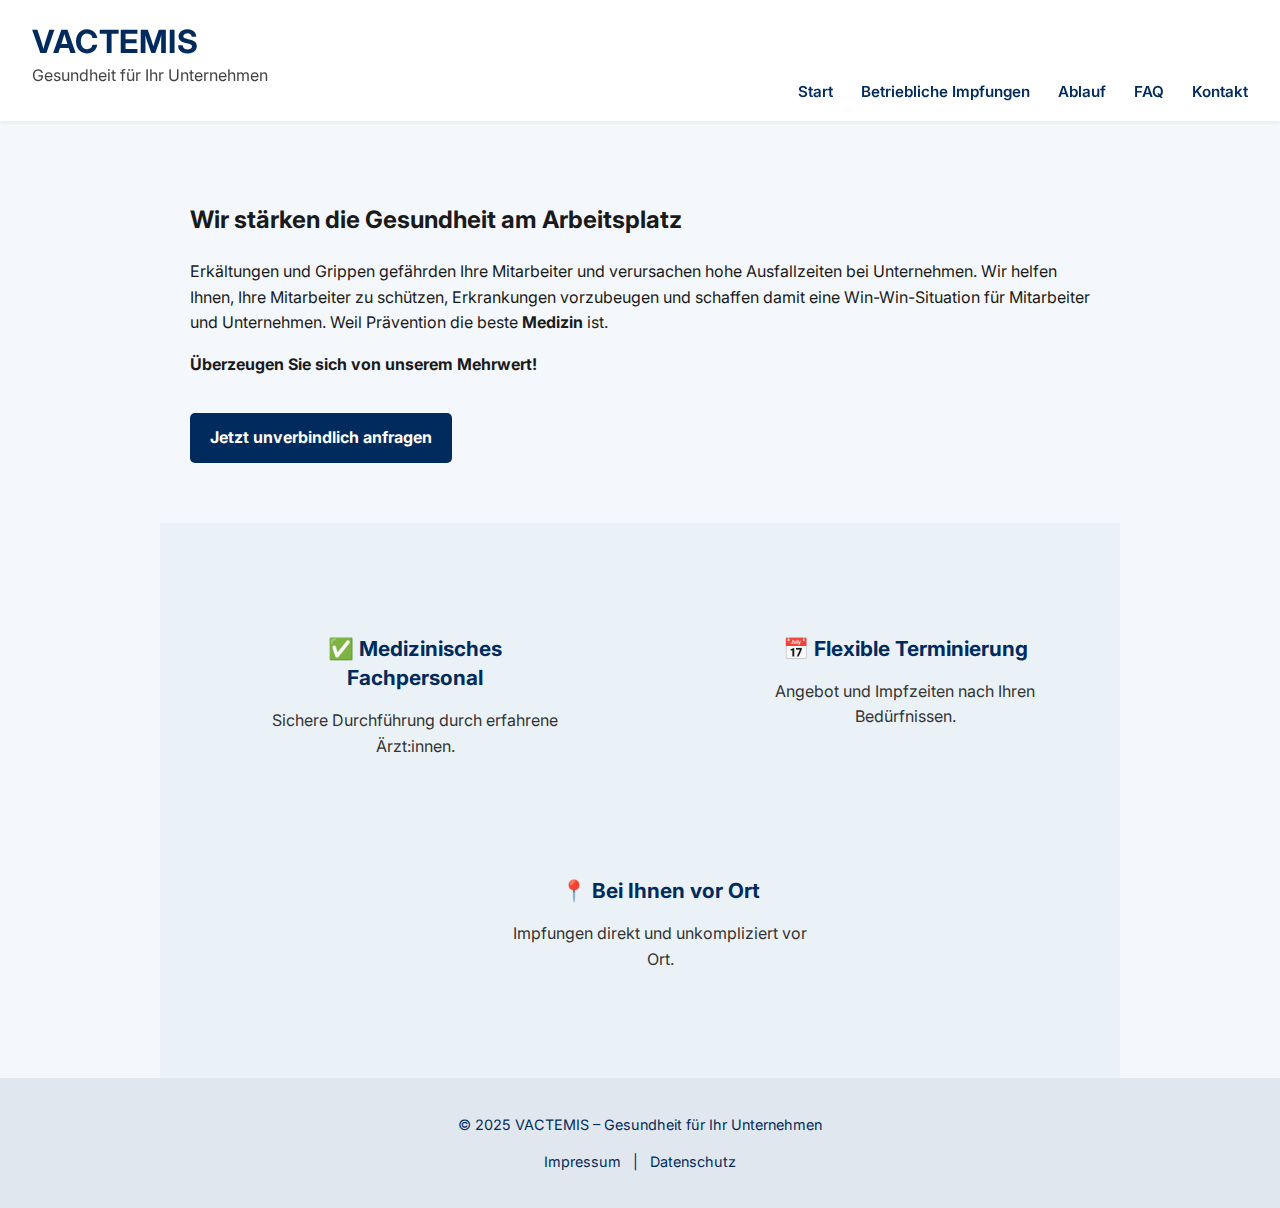
<file: index.html>
<!DOCTYPE html>
<html lang="de">
<head>
    <meta charset="UTF-8" />
    <meta name="viewport" content="width=device-width, initial-scale=1.0" />
    <title>VACTEMIS – Startseite</title>
    <link rel="stylesheet" href="style.css" />
    <link href="https://fonts.googleapis.com/css2?family=Inter:wght@400;600;700&display=swap" rel="stylesheet" />
</head>
<body>
<header>
    <div class="logo-container">
        <h1>VACTEMIS</h1>
        <p class="subtitle">Gesundheit für Ihr Unternehmen</p>
    </div>
    <nav>
        <a href="index.html">Start</a>
        <a href="impfungen.html">Betriebliche Impfungen</a>
        <a href="ablauf.html">Ablauf</a>
        <a href="faq.html">FAQ</a>
        <a href="kontakt.html">Kontakt</a>
    </nav>
</header>

<main>
    <section class="hero-section">
        <h2>Wir stärken die Gesundheit am Arbeitsplatz</h2>
        <p>
            Erkältungen und Grippen gefährden Ihre Mitarbeiter und verursachen hohe Ausfallzeiten bei Unternehmen. 
            Wir helfen Ihnen, Ihre Mitarbeiter zu schützen, Erkrankungen vorzubeugen und schaffen damit eine Win-Win-Situation 
            für Mitarbeiter und Unternehmen. Weil Prävention die beste <strong>Medizin</strong> ist.
        </p>
        <p><strong>Überzeugen Sie sich von unserem Mehrwert!</strong></p>
        <a class="cta-button" href="kontakt.html">Jetzt unverbindlich anfragen</a>
    </section>

    <section class="points-section">
        <div class="feature-row">
            <div class="feature">
                <h3>✅ Medizinisches Fachpersonal</h3>
                <p>Sichere Durchführung durch erfahrene Ärzt:innen.</p>
            </div>
            <div class="feature">
                <h3>📅 Flexible Terminierung</h3>
                <p>Angebot und Impfzeiten nach Ihren Bedürfnissen.</p>
            </div>
            <div class="feature">
                <h3>📍 Bei Ihnen vor Ort</h3>
                <p>Impfungen direkt und unkompliziert vor Ort.</p>
            </div>
        </div>
    </section>
</main>

<footer>
    <div class="footer-container">
        <p>© 2025 VACTEMIS – Gesundheit für Ihr Unternehmen</p>
        <p><a href="impressum.html">Impressum</a> | <a href="datenschutz.html">Datenschutz</a></p>
    </div>
</footer>
</body>
</html>
</file>
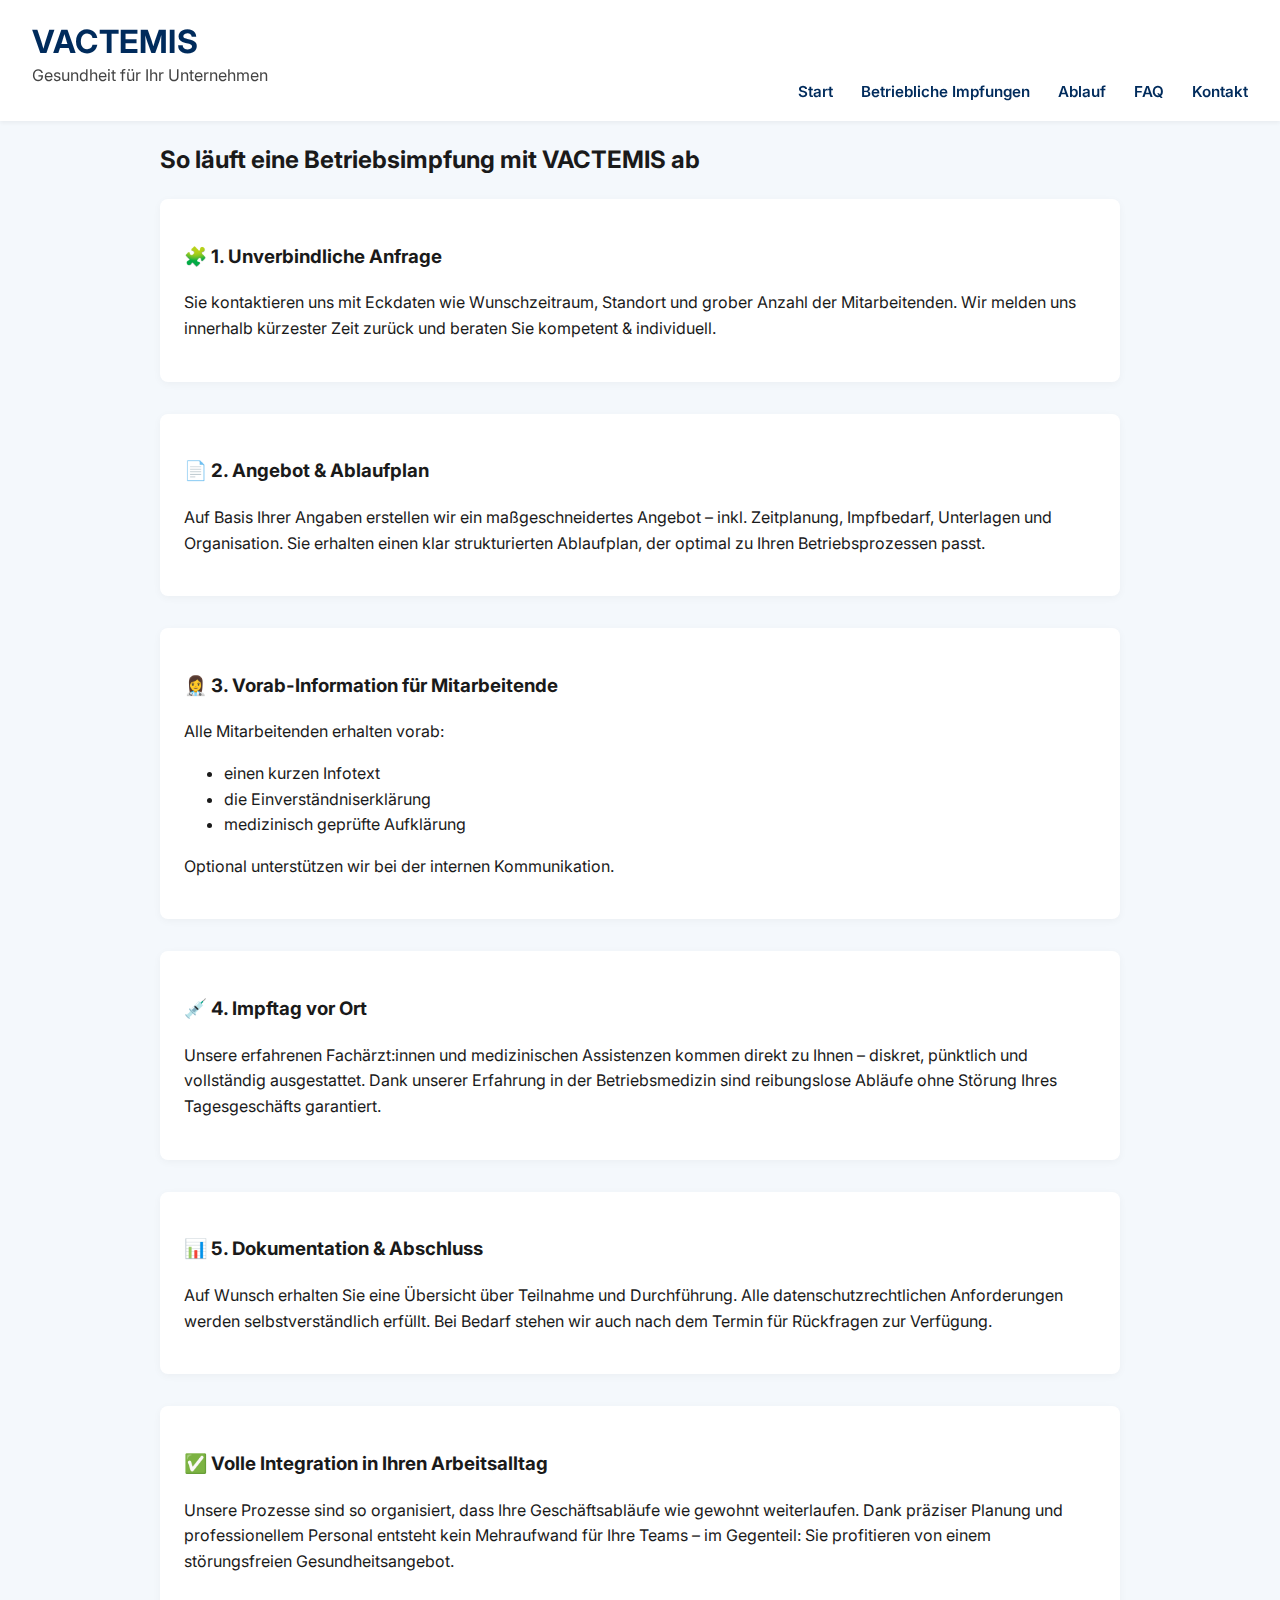
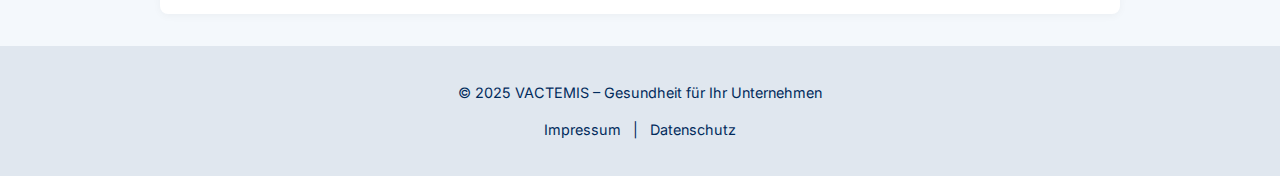
<file: ablauf.html>
<!DOCTYPE html>
<html lang="de">
<head>
    <meta charset="UTF-8" />
    <meta name="viewport" content="width=device-width, initial-scale=1.0" />
    <title>VACTEMIS – Betriebliche Impfungen</title>
    <link rel="stylesheet" href="style.css" />
    <link href="https://fonts.googleapis.com/css2?family=Inter:wght@400;600;700&display=swap" rel="stylesheet" />
</head>
<body>
<header>
    <div class="logo-container">
        <h1>VACTEMIS</h1>
        <p class="subtitle">Gesundheit für Ihr Unternehmen</p>
    </div>
    <nav>
        <a href="index.html">Start</a>
        <a href="impfungen.html">Betriebliche Impfungen</a>
        <a href="ablauf.html">Ablauf</a>
        <a href="faq.html">FAQ</a>
        <a href="kontakt.html">Kontakt</a>
    </nav>
</header>
<main>

<h2>So läuft eine Betriebsimpfung mit VACTEMIS ab</h2>

<div class="card">
<h3>🧩 1. Unverbindliche Anfrage</h3>
<p>Sie kontaktieren uns mit Eckdaten wie Wunschzeitraum, Standort und grober Anzahl der Mitarbeitenden. Wir melden uns innerhalb kürzester Zeit zurück und beraten Sie kompetent & individuell.</p>
</div>

<div class="card">
<h3>📄 2. Angebot & Ablaufplan</h3>
<p>Auf Basis Ihrer Angaben erstellen wir ein maßgeschneidertes Angebot – inkl. Zeitplanung, Impfbedarf, Unterlagen und Organisation. Sie erhalten einen klar strukturierten Ablaufplan, der optimal zu Ihren Betriebsprozessen passt.</p>
</div>

<div class="card">
<h3>👩‍⚕️ 3. Vorab-Information für Mitarbeitende</h3>
<p>Alle Mitarbeitenden erhalten vorab:</p>
<ul>
<li>einen kurzen Infotext</li>
<li>die Einverständniserklärung</li>
<li>medizinisch geprüfte Aufklärung</li>
</ul>
<p>Optional unterstützen wir bei der internen Kommunikation.</p>
</div>

<div class="card">
<h3>💉 4. Impftag vor Ort</h3>
<p>Unsere erfahrenen Fachärzt:innen und medizinischen Assistenzen kommen direkt zu Ihnen – diskret, pünktlich und vollständig ausgestattet. Dank unserer Erfahrung in der Betriebsmedizin sind reibungslose Abläufe ohne Störung Ihres Tagesgeschäfts garantiert.</p>
</div>

<div class="card">
<h3>📊 5. Dokumentation & Abschluss</h3>
<p>Auf Wunsch erhalten Sie eine Übersicht über Teilnahme und Durchführung. Alle datenschutzrechtlichen Anforderungen werden selbstverständlich erfüllt. Bei Bedarf stehen wir auch nach dem Termin für Rückfragen zur Verfügung.</p>
</div>

<div class="card">
<h3>✅ Volle Integration in Ihren Arbeitsalltag</h3>
<p>Unsere Prozesse sind so organisiert, dass Ihre Geschäftsabläufe wie gewohnt weiterlaufen. Dank präziser Planung und professionellem Personal entsteht kein Mehraufwand für Ihre Teams – im Gegenteil: Sie profitieren von einem störungsfreien Gesundheitsangebot.</p>
</div>


</main>
<footer>
    <div class="footer-container">
        <p>© 2025 VACTEMIS – Gesundheit für Ihr Unternehmen</p>
        <p><a href="impressum.html">Impressum</a> | <a href="datenschutz.html">Datenschutz</a></p>
    </div>
</footer>
</body>
</html>
</file>
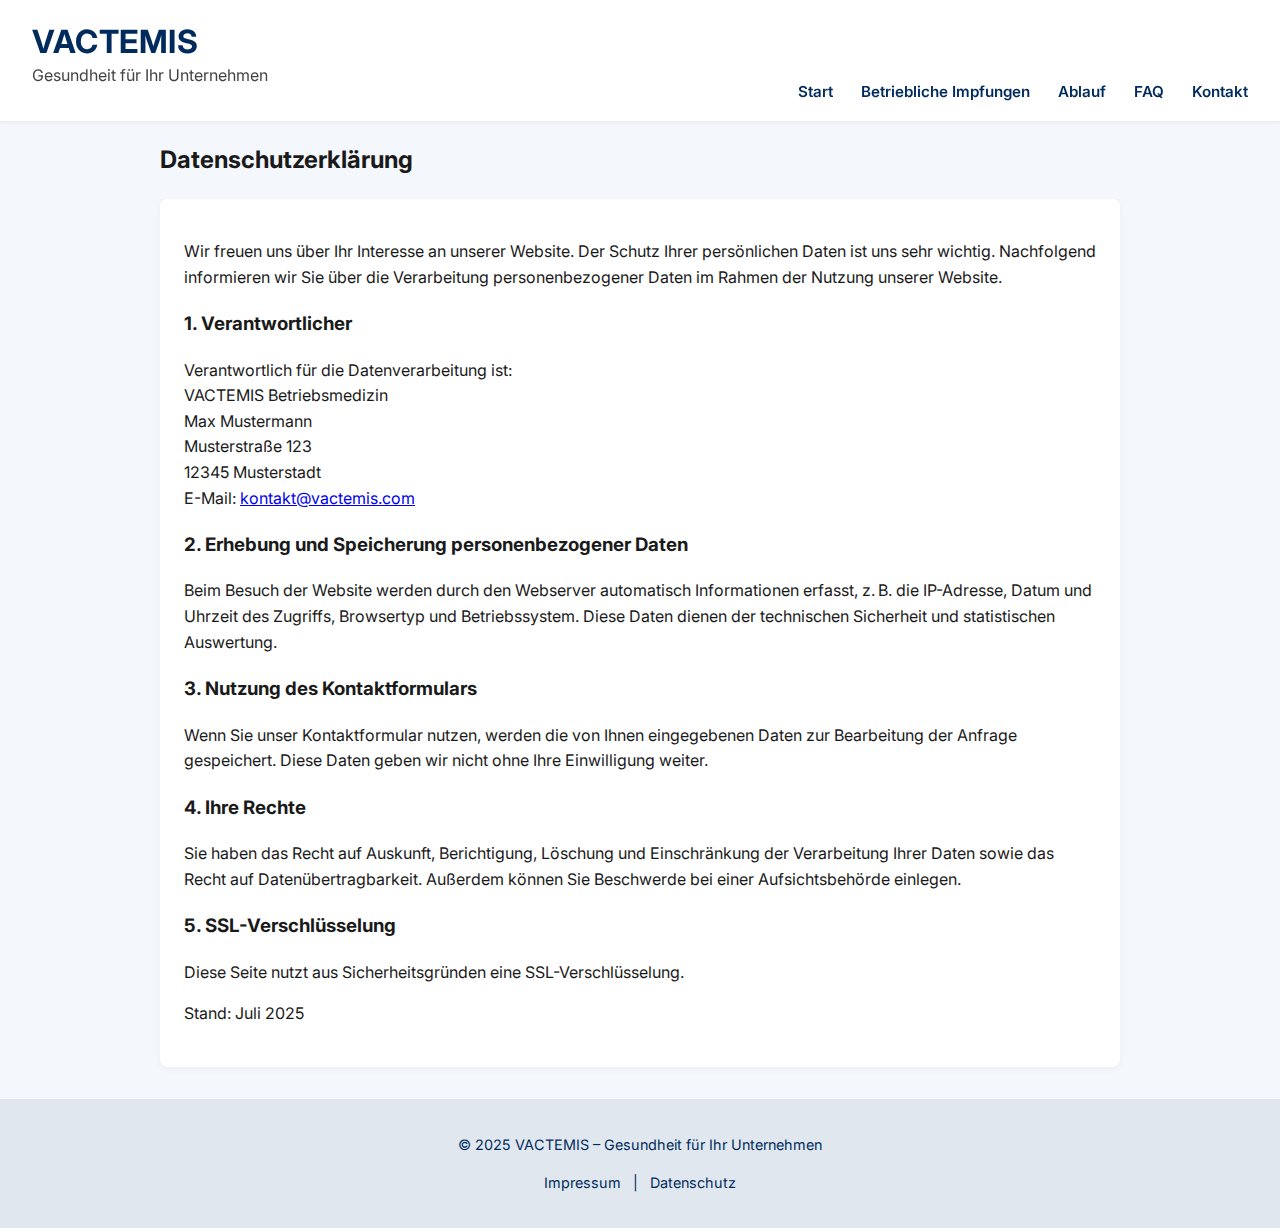
<file: datenschutz.html>
<!DOCTYPE html>
<html lang="de">
<head>
    <meta charset="UTF-8" />
    <meta name="viewport" content="width=device-width, initial-scale=1.0" />
    <title>VACTEMIS – Betriebliche Impfungen</title>
    <link rel="stylesheet" href="style.css" />
    <link href="https://fonts.googleapis.com/css2?family=Inter:wght@400;600;700&display=swap" rel="stylesheet" />
</head>
<body>
<header>
    <div class="logo-container">
        <h1>VACTEMIS</h1>
        <p class="subtitle">Gesundheit für Ihr Unternehmen</p>
    </div>
    <nav>
        <a href="index.html">Start</a>
        <a href="impfungen.html">Betriebliche Impfungen</a>
        <a href="ablauf.html">Ablauf</a>
        <a href="faq.html">FAQ</a>
        <a href="kontakt.html">Kontakt</a>
    </nav>
</header>
<main>

<h2>Datenschutzerklärung</h2>

<div class="card">
<p>Wir freuen uns über Ihr Interesse an unserer Website. Der Schutz Ihrer persönlichen Daten ist uns sehr wichtig. Nachfolgend informieren wir Sie über die Verarbeitung personenbezogener Daten im Rahmen der Nutzung unserer Website.</p>

<h3>1. Verantwortlicher</h3>
<p>Verantwortlich für die Datenverarbeitung ist:<br />
VACTEMIS Betriebsmedizin<br />
Max Mustermann<br />
Musterstraße 123<br />
12345 Musterstadt<br />
E-Mail: <a href="mailto:kontakt@vactemis.com">kontakt@vactemis.com</a></p>

<h3>2. Erhebung und Speicherung personenbezogener Daten</h3>
<p>Beim Besuch der Website werden durch den Webserver automatisch Informationen erfasst, z. B. die IP-Adresse, Datum und Uhrzeit des Zugriffs, Browsertyp und Betriebssystem. Diese Daten dienen der technischen Sicherheit und statistischen Auswertung.</p>

<h3>3. Nutzung des Kontaktformulars</h3>
<p>Wenn Sie unser Kontaktformular nutzen, werden die von Ihnen eingegebenen Daten zur Bearbeitung der Anfrage gespeichert. Diese Daten geben wir nicht ohne Ihre Einwilligung weiter.</p>

<h3>4. Ihre Rechte</h3>
<p>Sie haben das Recht auf Auskunft, Berichtigung, Löschung und Einschränkung der Verarbeitung Ihrer Daten sowie das Recht auf Datenübertragbarkeit. Außerdem können Sie Beschwerde bei einer Aufsichtsbehörde einlegen.</p>

<h3>5. SSL-Verschlüsselung</h3>
<p>Diese Seite nutzt aus Sicherheitsgründen eine SSL-Verschlüsselung.</p>

<p>Stand: Juli 2025</p>
</div>


</main>
<footer>
    <div class="footer-container">
        <p>© 2025 VACTEMIS – Gesundheit für Ihr Unternehmen</p>
        <p><a href="impressum.html">Impressum</a> | <a href="datenschutz.html">Datenschutz</a></p>
    </div>
</footer>
</body>
</html>
</file>
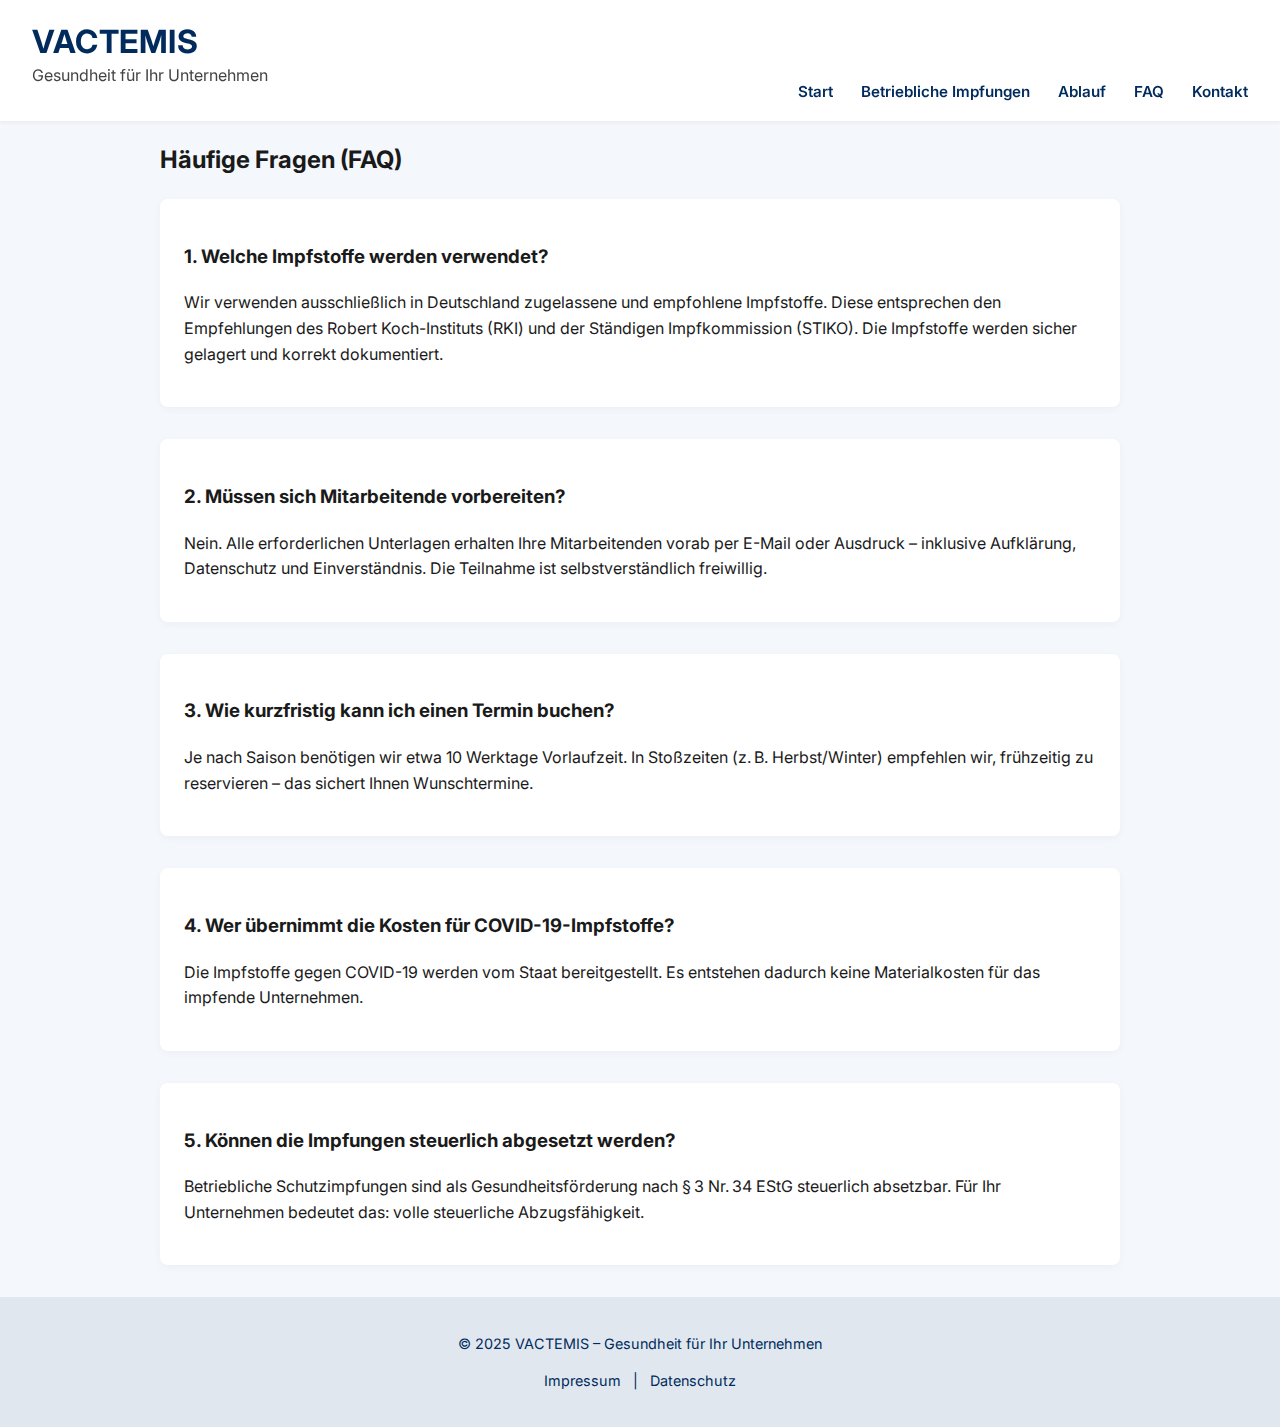
<file: faq.html>
<!DOCTYPE html>
<html lang="de">
<head>
    <meta charset="UTF-8" />
    <meta name="viewport" content="width=device-width, initial-scale=1.0" />
    <title>VACTEMIS – Betriebliche Impfungen</title>
    <link rel="stylesheet" href="style.css" />
    <link href="https://fonts.googleapis.com/css2?family=Inter:wght@400;600;700&display=swap" rel="stylesheet" />
</head>
<body>
<header>
    <div class="logo-container">
        <h1>VACTEMIS</h1>
        <p class="subtitle">Gesundheit für Ihr Unternehmen</p>
    </div>
    <nav>
        <a href="index.html">Start</a>
        <a href="impfungen.html">Betriebliche Impfungen</a>
        <a href="ablauf.html">Ablauf</a>
        <a href="faq.html">FAQ</a>
        <a href="kontakt.html">Kontakt</a>
    </nav>
</header>
<main>

<h2>Häufige Fragen (FAQ)</h2>

<div class="card">
<h3>1. Welche Impfstoffe werden verwendet?</h3>
<p>Wir verwenden ausschließlich in Deutschland zugelassene und empfohlene Impfstoffe. Diese entsprechen den Empfehlungen des Robert Koch-Instituts (RKI) und der Ständigen Impfkommission (STIKO). Die Impfstoffe werden sicher gelagert und korrekt dokumentiert.</p>
</div>

<div class="card">
<h3>2. Müssen sich Mitarbeitende vorbereiten?</h3>
<p>Nein. Alle erforderlichen Unterlagen erhalten Ihre Mitarbeitenden vorab per E-Mail oder Ausdruck – inklusive Aufklärung, Datenschutz und Einverständnis. Die Teilnahme ist selbstverständlich freiwillig.</p>
</div>

<div class="card">
<h3>3. Wie kurzfristig kann ich einen Termin buchen?</h3>
<p>Je nach Saison benötigen wir etwa 10 Werktage Vorlaufzeit. In Stoßzeiten (z. B. Herbst/Winter) empfehlen wir, frühzeitig zu reservieren – das sichert Ihnen Wunschtermine.</p>
</div>

<div class="card">
<h3>4. Wer übernimmt die Kosten für COVID-19-Impfstoffe?</h3>
<p>Die Impfstoffe gegen COVID-19 werden vom Staat bereitgestellt. Es entstehen dadurch keine Materialkosten für das impfende Unternehmen.</p>
</div>

<div class="card">
<h3>5. Können die Impfungen steuerlich abgesetzt werden?</h3>
<p>Betriebliche Schutzimpfungen sind als Gesundheitsförderung nach § 3 Nr. 34 EStG steuerlich absetzbar. Für Ihr Unternehmen bedeutet das: volle steuerliche Abzugsfähigkeit.</p>
</div>


</main>
<footer>
    <div class="footer-container">
        <p>© 2025 VACTEMIS – Gesundheit für Ihr Unternehmen</p>
        <p><a href="impressum.html">Impressum</a> | <a href="datenschutz.html">Datenschutz</a></p>
    </div>
</footer>
</body>
</html>
</file>
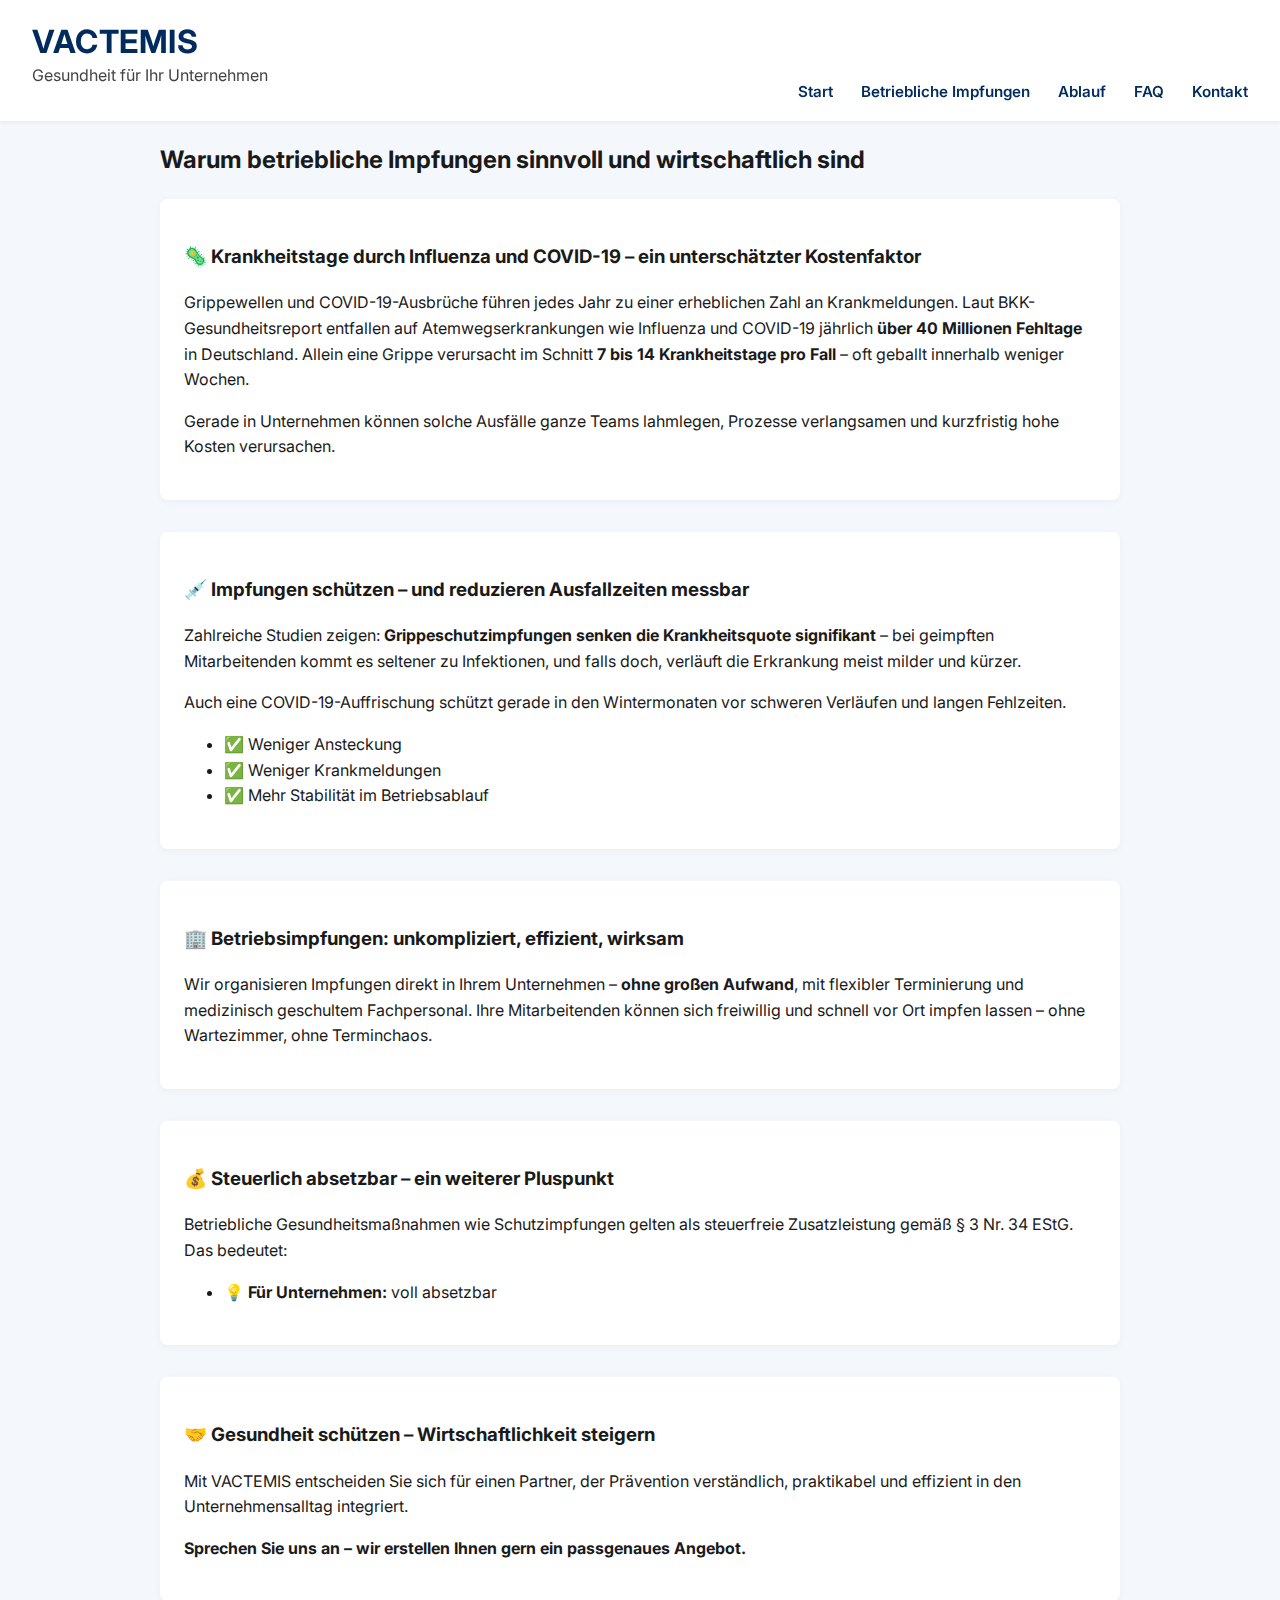
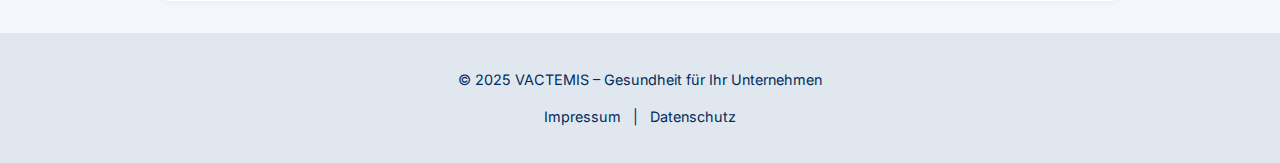
<file: impfungen.html>
<!DOCTYPE html>
<html lang="de">
<head>
    <meta charset="UTF-8" />
    <meta name="viewport" content="width=device-width, initial-scale=1.0" />
    <title>VACTEMIS – Betriebliche Impfungen</title>
    <link rel="stylesheet" href="style.css" />
    <link href="https://fonts.googleapis.com/css2?family=Inter:wght@400;600;700&display=swap" rel="stylesheet" />
</head>
<body>
<header>
    <div class="logo-container">
        <h1>VACTEMIS</h1>
        <p class="subtitle">Gesundheit für Ihr Unternehmen</p>
    </div>
    <nav>
        <a href="index.html">Start</a>
        <a href="impfungen.html">Betriebliche Impfungen</a>
        <a href="ablauf.html">Ablauf</a>
        <a href="faq.html">FAQ</a>
        <a href="kontakt.html">Kontakt</a>
    </nav>
</header>
<main>

<h2>Warum betriebliche Impfungen sinnvoll und wirtschaftlich sind</h2>

<div class="card">
<h3>🦠 Krankheitstage durch Influenza und COVID-19 – ein unterschätzter Kostenfaktor</h3>
<p>
Grippewellen und COVID-19-Ausbrüche führen jedes Jahr zu einer erheblichen Zahl an Krankmeldungen. Laut BKK-Gesundheitsreport entfallen auf Atemwegserkrankungen wie Influenza und COVID-19 jährlich <strong>über 40 Millionen Fehltage</strong> in Deutschland. Allein eine Grippe verursacht im Schnitt <strong>7 bis 14 Krankheitstage pro Fall</strong> – oft geballt innerhalb weniger Wochen.
</p>
<p>
Gerade in Unternehmen können solche Ausfälle ganze Teams lahmlegen, Prozesse verlangsamen und kurzfristig hohe Kosten verursachen.
</p>
</div>

<div class="card">
<h3>💉 Impfungen schützen – und reduzieren Ausfallzeiten messbar</h3>
<p>
Zahlreiche Studien zeigen: <strong>Grippeschutzimpfungen senken die Krankheitsquote signifikant</strong> – bei geimpften Mitarbeitenden kommt es seltener zu Infektionen, und falls doch, verläuft die Erkrankung meist milder und kürzer.
</p>
<p>
Auch eine COVID-19-Auffrischung schützt gerade in den Wintermonaten vor schweren Verläufen und langen Fehlzeiten.
</p>
<ul>
  <li>✅ Weniger Ansteckung</li>
  <li>✅ Weniger Krankmeldungen</li>
  <li>✅ Mehr Stabilität im Betriebsablauf</li>
</ul>
</div>

<div class="card">
<h3>🏢 Betriebsimpfungen: unkompliziert, effizient, wirksam</h3>
<p>
Wir organisieren Impfungen direkt in Ihrem Unternehmen – <strong>ohne großen Aufwand</strong>, mit flexibler Terminierung und medizinisch geschultem Fachpersonal.
Ihre Mitarbeitenden können sich freiwillig und schnell vor Ort impfen lassen – ohne Wartezimmer, ohne Terminchaos.
</p>
</div>

<div class="card">
<h3>💰 Steuerlich absetzbar – ein weiterer Pluspunkt</h3>
<p>
Betriebliche Gesundheitsmaßnahmen wie Schutzimpfungen gelten als steuerfreie Zusatzleistung gemäß § 3 Nr. 34 EStG. Das bedeutet:
</p>
<ul>
  <li>💡 <strong>Für Unternehmen:</strong> voll absetzbar</li>
</ul>
</div>

<div class="card">
<h3>🤝 Gesundheit schützen – Wirtschaftlichkeit steigern</h3>
<p>
Mit VACTEMIS entscheiden Sie sich für einen Partner, der Prävention verständlich, praktikabel und effizient in den Unternehmensalltag integriert.
</p>
<p><strong>Sprechen Sie uns an – wir erstellen Ihnen gern ein passgenaues Angebot.</strong></p>
</div>


</main>
<footer>
    <div class="footer-container">
        <p>© 2025 VACTEMIS – Gesundheit für Ihr Unternehmen</p>
        <p><a href="impressum.html">Impressum</a> | <a href="datenschutz.html">Datenschutz</a></p>
    </div>
</footer>
</body>
</html>
</file>
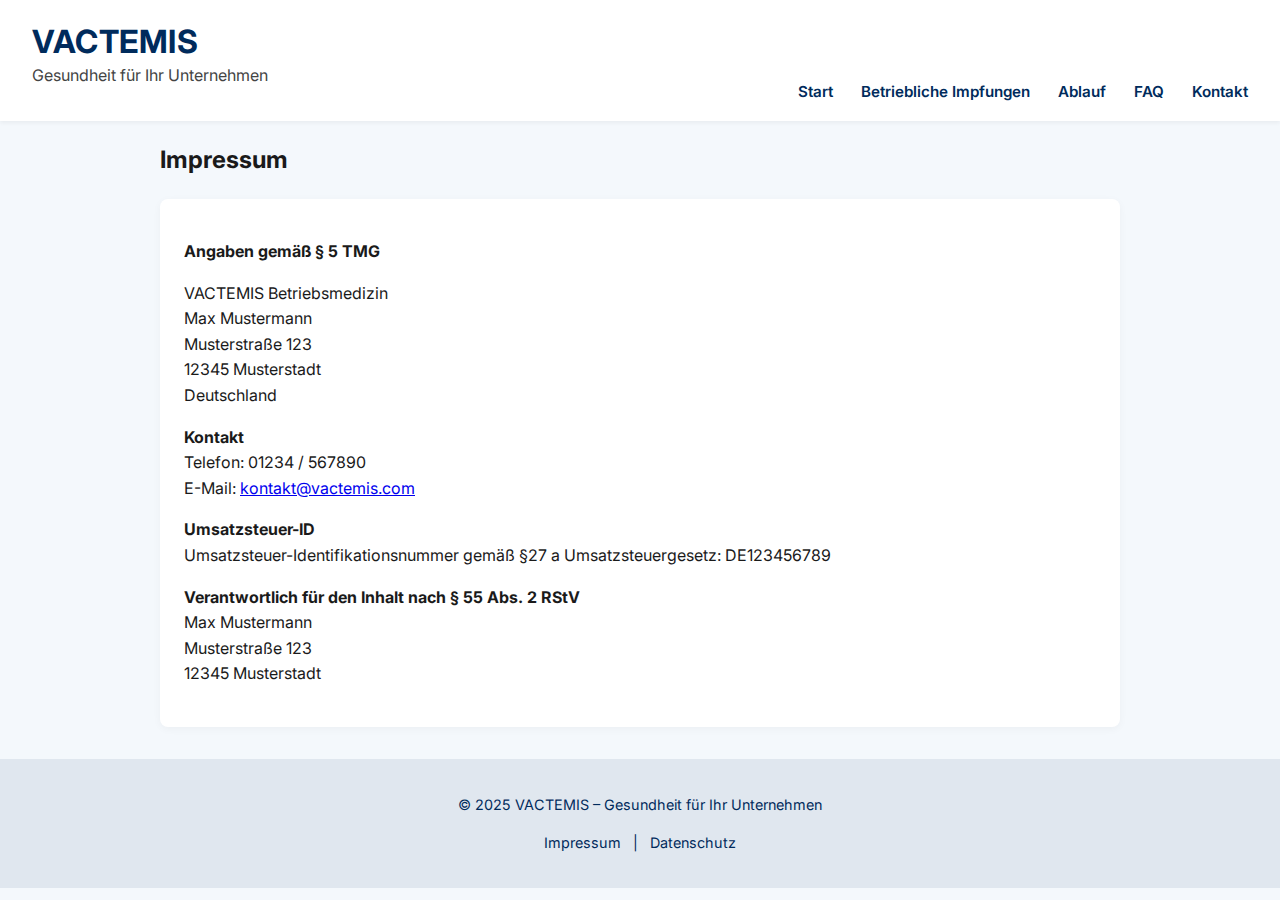
<file: impressum.html>
<!DOCTYPE html>
<html lang="de">
<head>
    <meta charset="UTF-8" />
    <meta name="viewport" content="width=device-width, initial-scale=1.0" />
    <title>VACTEMIS – Betriebliche Impfungen</title>
    <link rel="stylesheet" href="style.css" />
    <link href="https://fonts.googleapis.com/css2?family=Inter:wght@400;600;700&display=swap" rel="stylesheet" />
</head>
<body>
<header>
    <div class="logo-container">
        <h1>VACTEMIS</h1>
        <p class="subtitle">Gesundheit für Ihr Unternehmen</p>
    </div>
    <nav>
        <a href="index.html">Start</a>
        <a href="impfungen.html">Betriebliche Impfungen</a>
        <a href="ablauf.html">Ablauf</a>
        <a href="faq.html">FAQ</a>
        <a href="kontakt.html">Kontakt</a>
    </nav>
</header>
<main>

<h2>Impressum</h2>

<div class="card">
<p><strong>Angaben gemäß § 5 TMG</strong></p>
<p>VACTEMIS Betriebsmedizin<br />
Max Mustermann<br />
Musterstraße 123<br />
12345 Musterstadt<br />
Deutschland</p>

<p><strong>Kontakt</strong><br />
Telefon: 01234 / 567890<br />
E-Mail: <a href="mailto:kontakt@vactemis.com">kontakt@vactemis.com</a></p>

<p><strong>Umsatzsteuer-ID</strong><br />
Umsatzsteuer-Identifikationsnummer gemäß §27 a Umsatzsteuergesetz: DE123456789</p>

<p><strong>Verantwortlich für den Inhalt nach § 55 Abs. 2 RStV</strong><br />
Max Mustermann<br />
Musterstraße 123<br />
12345 Musterstadt</p>
</div>


</main>
<footer>
    <div class="footer-container">
        <p>© 2025 VACTEMIS – Gesundheit für Ihr Unternehmen</p>
        <p><a href="impressum.html">Impressum</a> | <a href="datenschutz.html">Datenschutz</a></p>
    </div>
</footer>
</body>
</html>
</file>
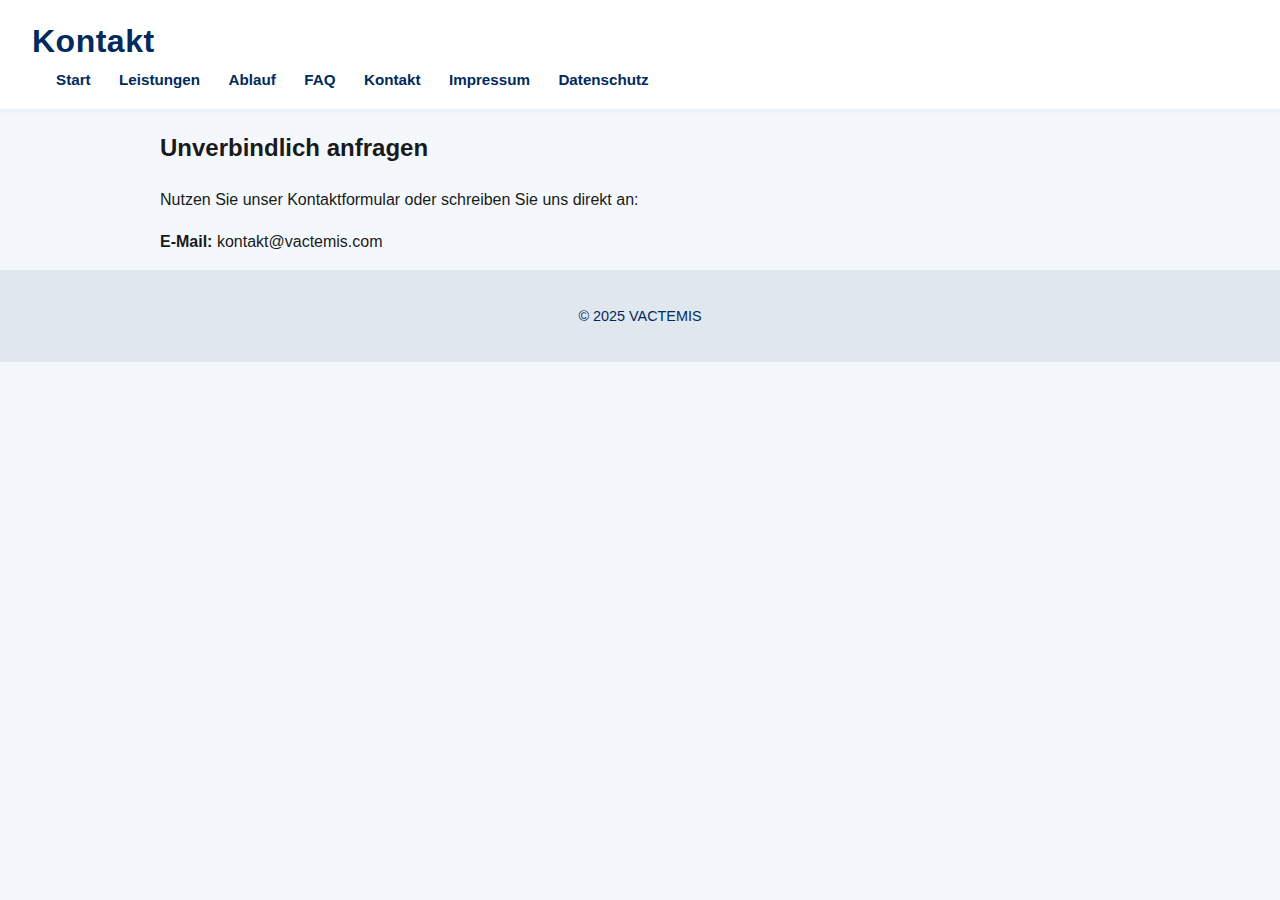
<file: kontakt.html>
<!DOCTYPE html>
<html lang="de">
<head>
  <meta charset="UTF-8" />
  <meta name="viewport" content="width=device-width, initial-scale=1.0"/>
  <title>Kontakt – VACTEMIS</title>
  <link rel="stylesheet" href="style.css" />
</head>
<body>
  <header>
    <div class="nav-container">
      <h1>Kontakt</h1>
      <nav>
        <a href="index.html">Start</a>
        <a href="leistungen.html">Leistungen</a>
        <a href="ablauf.html">Ablauf</a>
        <a href="faq.html">FAQ</a>
        <a href="kontakt.html">Kontakt</a>
        <a href="impressum.html">Impressum</a>
        <a href="datenschutz.html">Datenschutz</a>
      </nav>
    </div>
  </header>
  <main>
    <h2>Unverbindlich anfragen</h2>
    <p>Nutzen Sie unser Kontaktformular oder schreiben Sie uns direkt an:</p>
    <p><strong>E-Mail:</strong> kontakt@vactemis.com</p>
  </main>
  <footer>
    <p>&copy; 2025 VACTEMIS</p>
  </footer>
</body>
</html>
</file>
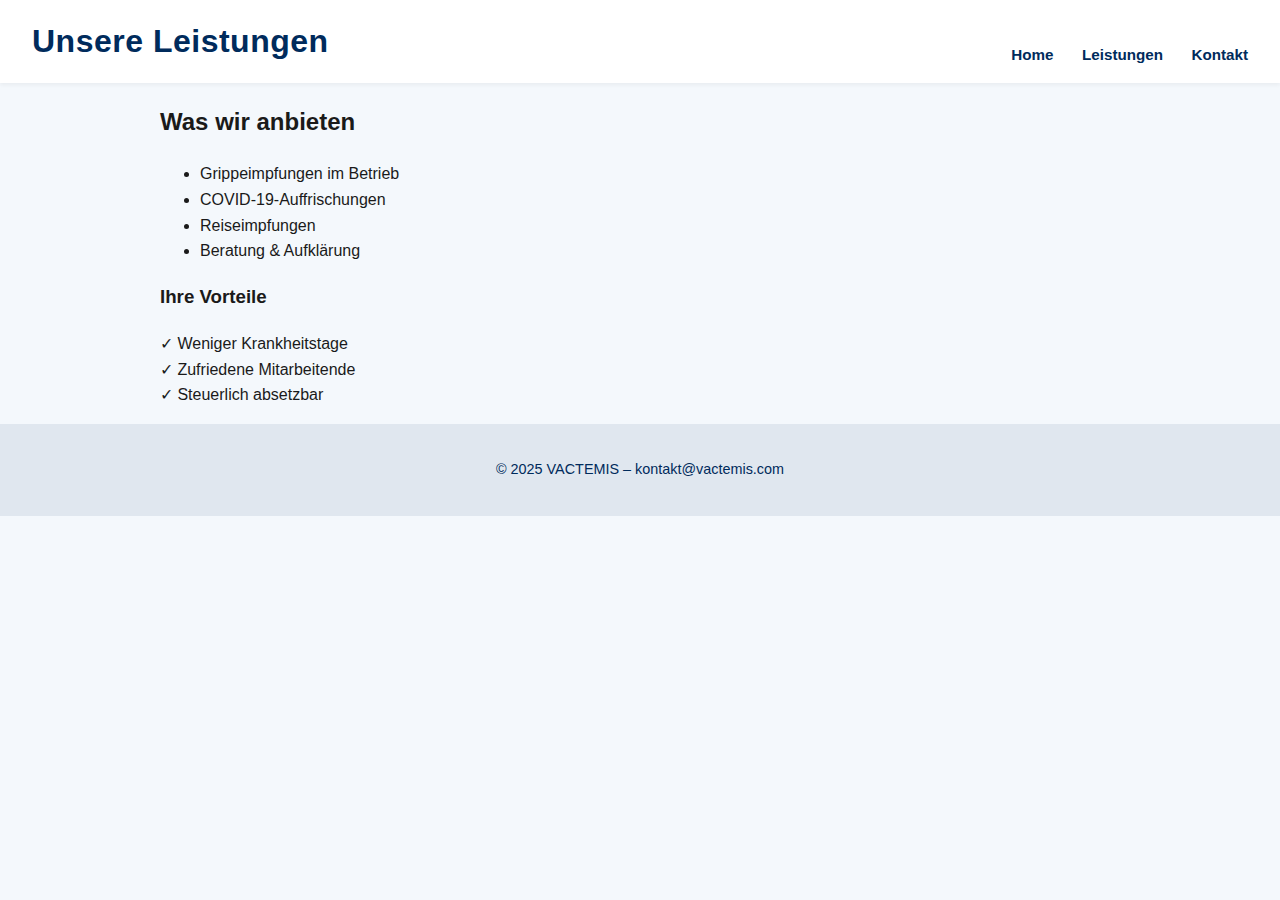
<file: leistungen.html>
<!DOCTYPE html>
<html lang="de">
<head>
  <meta charset="UTF-8" />
  <meta name="viewport" content="width=device-width, initial-scale=1.0"/>
  <title>Unsere Leistungen – VACTEMIS</title>
  <link rel="stylesheet" href="style.css" />
</head>
<body>
  <header>
    <h1>Unsere Leistungen</h1>
    <nav>
      <a href="index.html">Home</a>
      <a href="leistungen.html">Leistungen</a>
      <a href="kontakt.html">Kontakt</a>
    </nav>
  </header>
  <main>
    <section>
      <h2>Was wir anbieten</h2>
      <ul>
        <li>Grippeimpfungen im Betrieb</li>
        <li>COVID-19-Auffrischungen</li>
        <li>Reiseimpfungen</li>
        <li>Beratung & Aufklärung</li>
      </ul>
    </section>
    <section>
      <h3>Ihre Vorteile</h3>
      <p>✓ Weniger Krankheitstage<br>✓ Zufriedene Mitarbeitende<br>✓ Steuerlich absetzbar</p>
    </section>
  </main>
  <footer>
    <p>&copy; 2025 VACTEMIS – kontakt@vactemis.com</p>
  </footer>
</body>
</html>
</file>
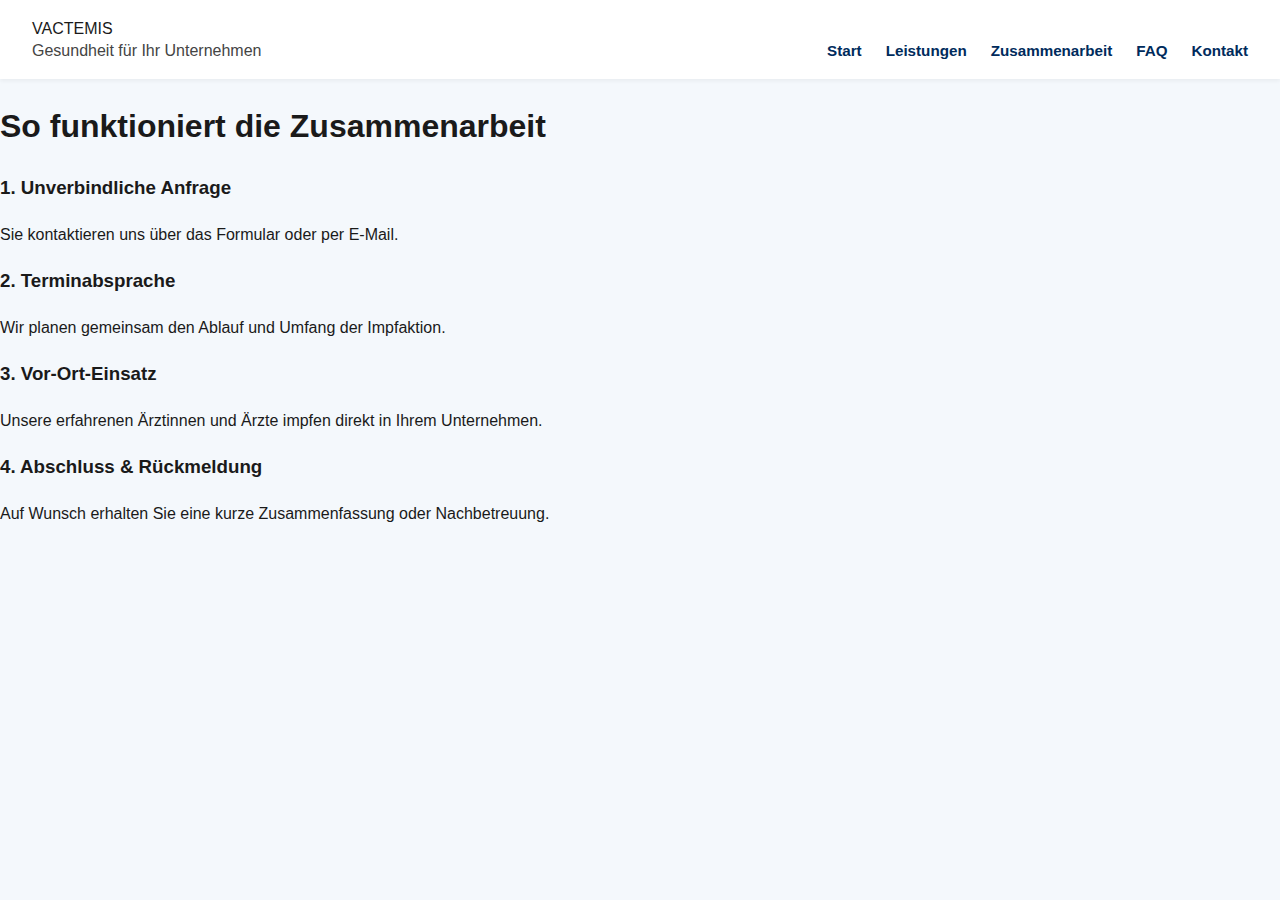
<file: zusammenarbeit.html>
<!DOCTYPE html><html lang='de'><head><meta charset='UTF-8'><meta name='viewport' content='width=device-width, initial-scale=1.0'><title>Zusammenarbeit – VACTEMIS</title><link rel='stylesheet' href='style.css'></head><body><header class='navbar'><div class='logo-block'><div class='logo'>VACTEMIS</div><div class='subtitle'>Gesundheit für Ihr Unternehmen</div></div><nav class='nav-links'><a href='index.html'>Start</a><a href='leistungen.html'>Leistungen</a><a href='zusammenarbeit.html'>Zusammenarbeit</a><a href='faq.html'>FAQ</a><a href='kontakt.html'>Kontakt</a></nav></header><section class='section'><h1>So funktioniert die Zusammenarbeit</h1><div class='kacheln'><div class='kachel'><h3>1. Unverbindliche Anfrage</h3><p>Sie kontaktieren uns über das Formular oder per E-Mail.</p></div><div class='kachel'><h3>2. Terminabsprache</h3><p>Wir planen gemeinsam den Ablauf und Umfang der Impfaktion.</p></div><div class='kachel'><h3>3. Vor-Ort-Einsatz</h3><p>Unsere erfahrenen Ärztinnen und Ärzte impfen direkt in Ihrem Unternehmen.</p></div><div class='kachel'><h3>4. Abschluss & Rückmeldung</h3><p>Auf Wunsch erhalten Sie eine kurze Zusammenfassung oder Nachbetreuung.</p></div></div></section></body></html>
</file>
<file: style.css>
body {
    margin: 0;
    font-family: 'Inter', Arial, sans-serif;
    background: #f4f8fc;
    color: #1a1a1a;
    line-height: 1.6;
}
header {
    background-color: white;
    padding: 16px 32px;
    display: flex;
    justify-content: space-between;
    align-items: flex-end;
    position: sticky;
    top: 0;
    z-index: 1000;
    box-shadow: 0 2px 4px rgba(0,0,0,0.05);
}
.logo-container {
    display: flex;
    flex-direction: column;
}
header h1 {
    margin: 0;
    color: #002b5c;
    font-size: 2em;
    letter-spacing: 0.5px;
}
header .subtitle {
    font-size: 1em;
    color: #444;
    margin-top: -4px;
}
nav a {
    margin-left: 24px;
    text-decoration: none;
    color: #002b5c;
    font-weight: 600;
    font-size: 0.95em;
}
nav a:hover {
    text-decoration: underline;
}
.hero {
    padding: 60px 32px 40px;
    max-width: 960px;
    margin: 0 auto;
}
.hero.alt-bg {
    
}
.hero-text h2 {
    font-size: 2.4em;
    color: #002b5c;
    margin-bottom: 20px;
    font-weight: 700;
}
.hero-text p {
    font-size: 1.1em;
    margin-bottom: 16px;
}
.cta-button {
    display: inline-block;
    margin-top: 24px;
    padding: 14px 28px;
    background-color: #002b5c;
    color: white;
    text-decoration: none;
    border-radius: 6px;
    font-weight: 600;
    font-size: 1em;
    transition: background-color 0.2s ease;
}
.cta-button:hover {
    background-color: #004299;
}
.features {
    
    padding: 60px 20px;
    display: flex;
    justify-content: space-around;
    flex-wrap: wrap;
}
.feature {
  align-self: flex-start;
    max-width: 300px;
    margin: 20px;
    text-align: center;
    padding: 10px;
}
.feature h3 {
    color: #002b5c;
    font-size: 1.3em;
    margin-bottom: 10px;
    line-height: 1.4;
}
.feature p {
    font-size: 1em;
    color: #333;
}
footer {
    background-color: #e0e7ef;
    color: #002b5c;
    text-align: center;
    padding: 20px;
    font-size: 0.9em;
}
footer a {
    color: #002b5c;
    text-decoration: none;
    margin: 0 8px;
}
footer a:hover {
    text-decoration: underline;
}

main {
    max-width: 960px;
    margin: 0 auto;
    padding: 0 20px;
}

.card {
    background: white;
    border-radius: 8px;
    box-shadow: 0 2px 8px rgba(0,0,0,0.04);
    padding: 24px;
    margin-bottom: 32px;
}

.contact-form input,
.contact-form textarea {
    width: 100%;
    max-width: 500px;
    padding: 10px;
    margin-top: 4px;
    border: 1px solid #ccc;
    border-radius: 4px;
    font-family: inherit;
}

.contact-form button {
    padding: 10px 20px;
    background-color: #002b5c;
    color: white;
    border: none;
    border-radius: 4px;
    font-weight: 600;
    cursor: pointer;
}

.contact-form button:hover {
    background-color: #004299;
}

@media (max-width: 768px) {
    header {
        flex-direction: column;
        align-items: flex-start;
    }

    nav a {
        display: block;
        margin: 10px 0 0 0;
    }

    .hero, .features, .card, main {
        padding: 20px;
    }

    .features {
        flex-direction: column;
        align-items: center;
    }

    .feature {
  align-self: flex-start;
        margin: 10px 0;
    }

    .cta-button {
        width: 100%;
        text-align: center;
    }
}

.hero-section {
    padding: 60px 20px;
    
    text-align: left;
    max-width: 900px;
    margin: auto;
}

.points-section {
    background-color: #eaf2f8;
    padding: 60px 0;
    width: 100%;
}

.feature-row {
    display: flex;
    justify-content: space-around;
    flex-wrap: wrap;
    width: 100%;
    margin: 0;
    padding: 0 20px;
}

.feature-row {
    display: flex;
    justify-content: space-around;
    gap: 20px;
    flex-wrap: wrap;
    max-width: 1000px;
    margin: auto;
}

.feature {
  align-self: flex-start;
    text-align: center;
    max-width: 300px;
}

.cta-button {
    display: inline-block;
    margin-top: 20px;
    padding: 12px 20px;
    background-color: #002b5c;
    color: white;
    text-decoration: none;
    border-radius: 5px;
    font-weight: bold;
}
</file>
